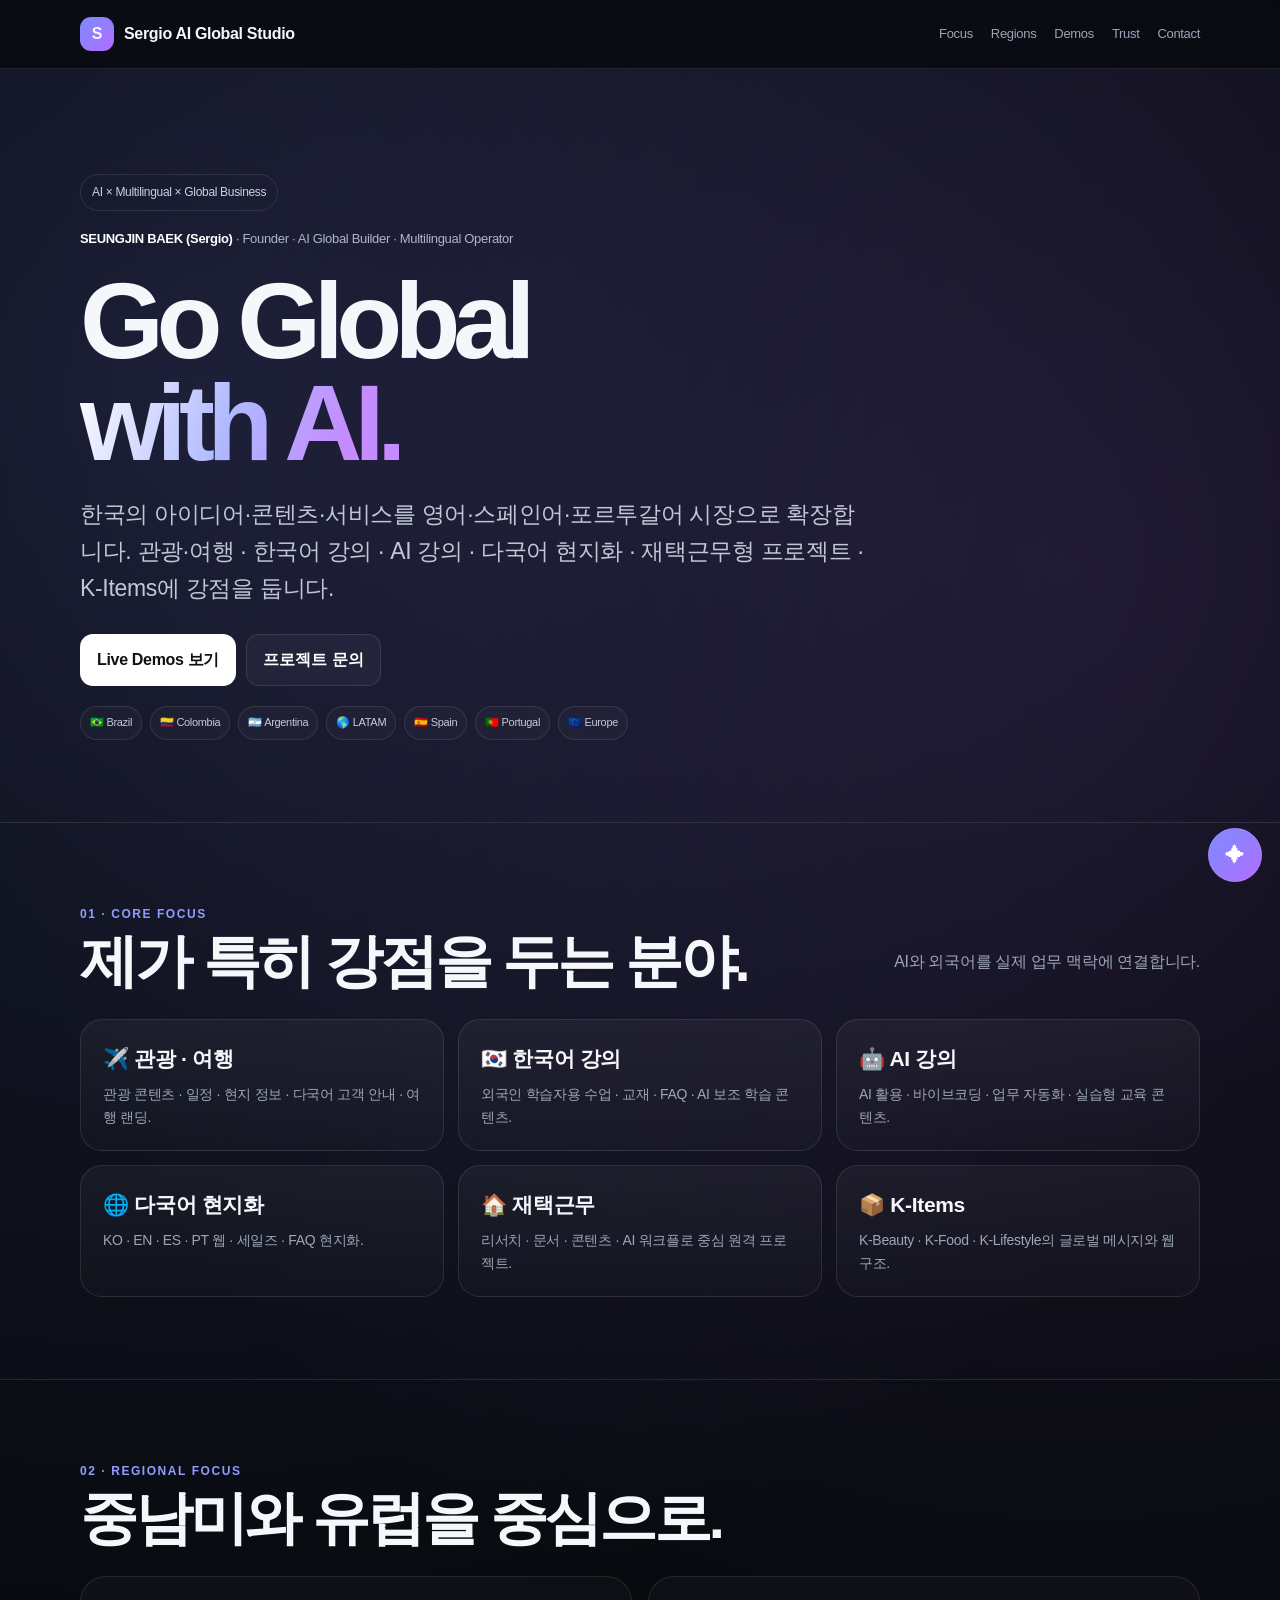
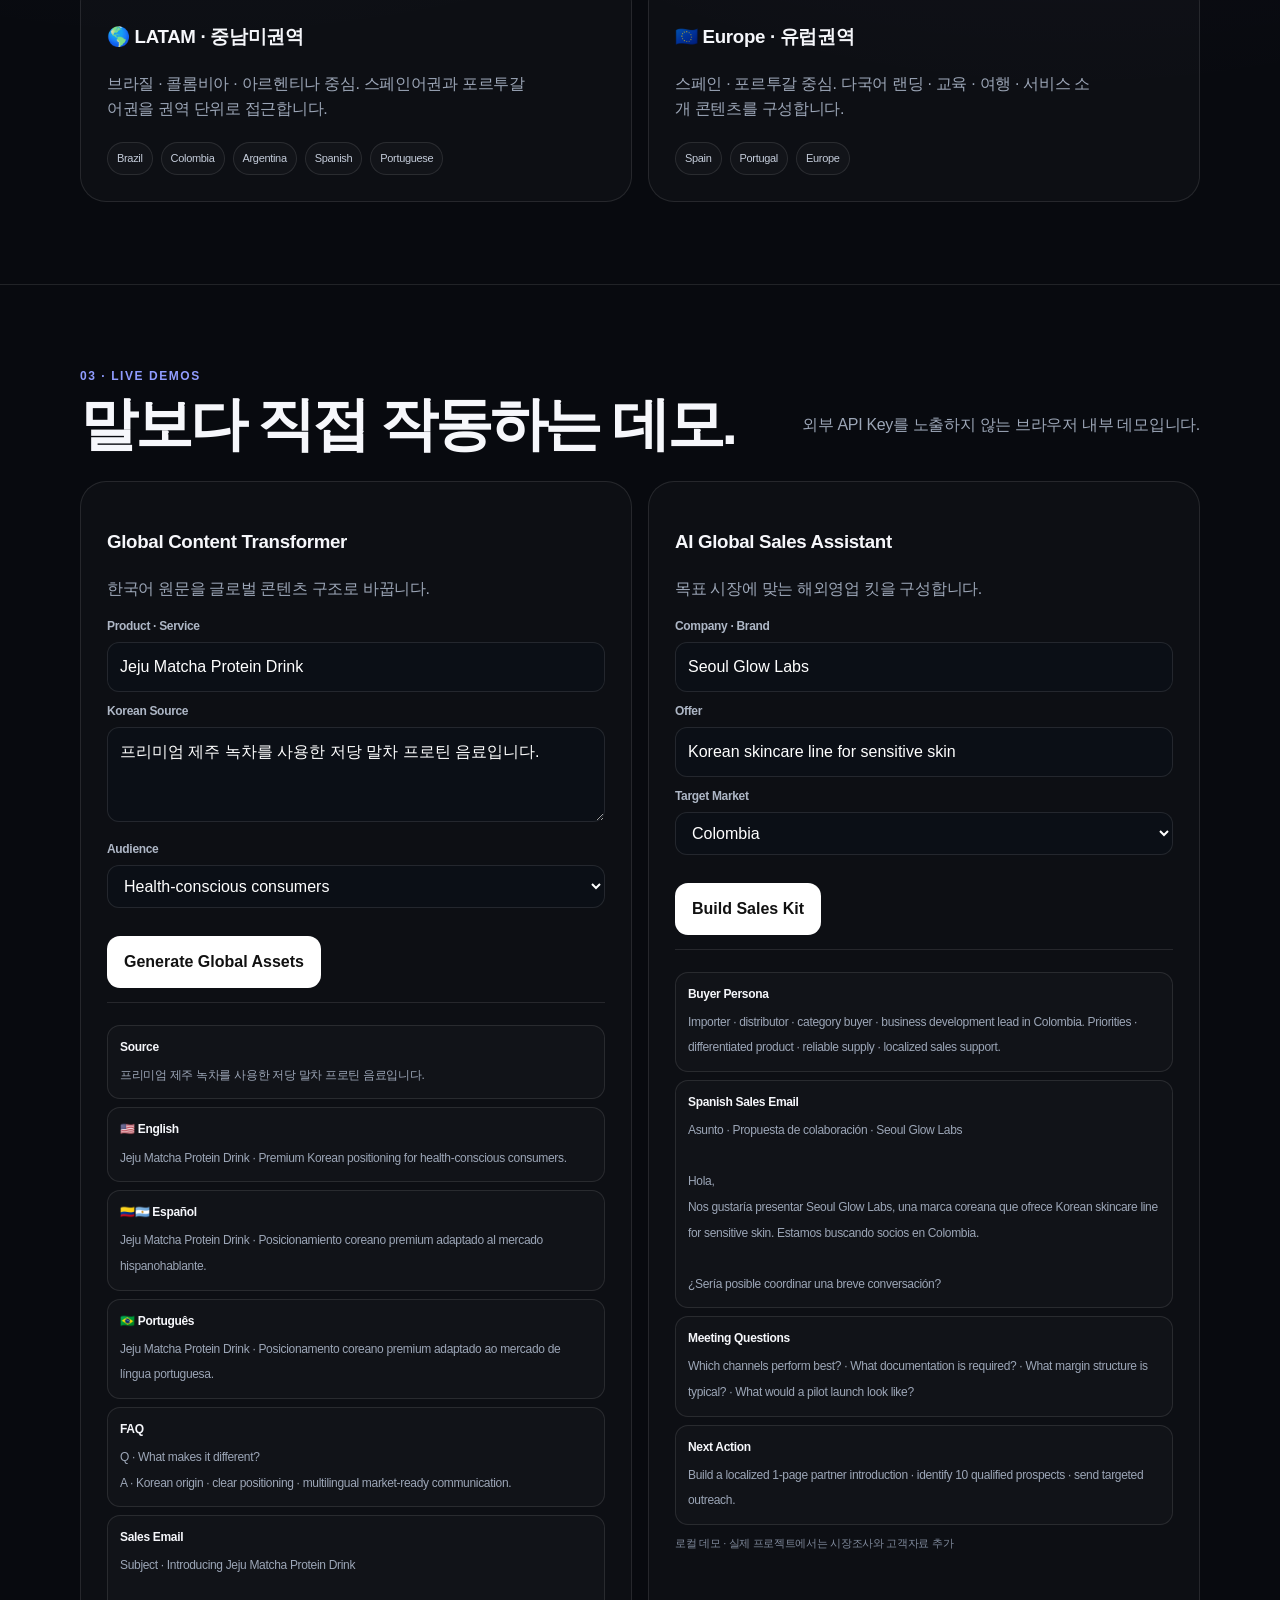
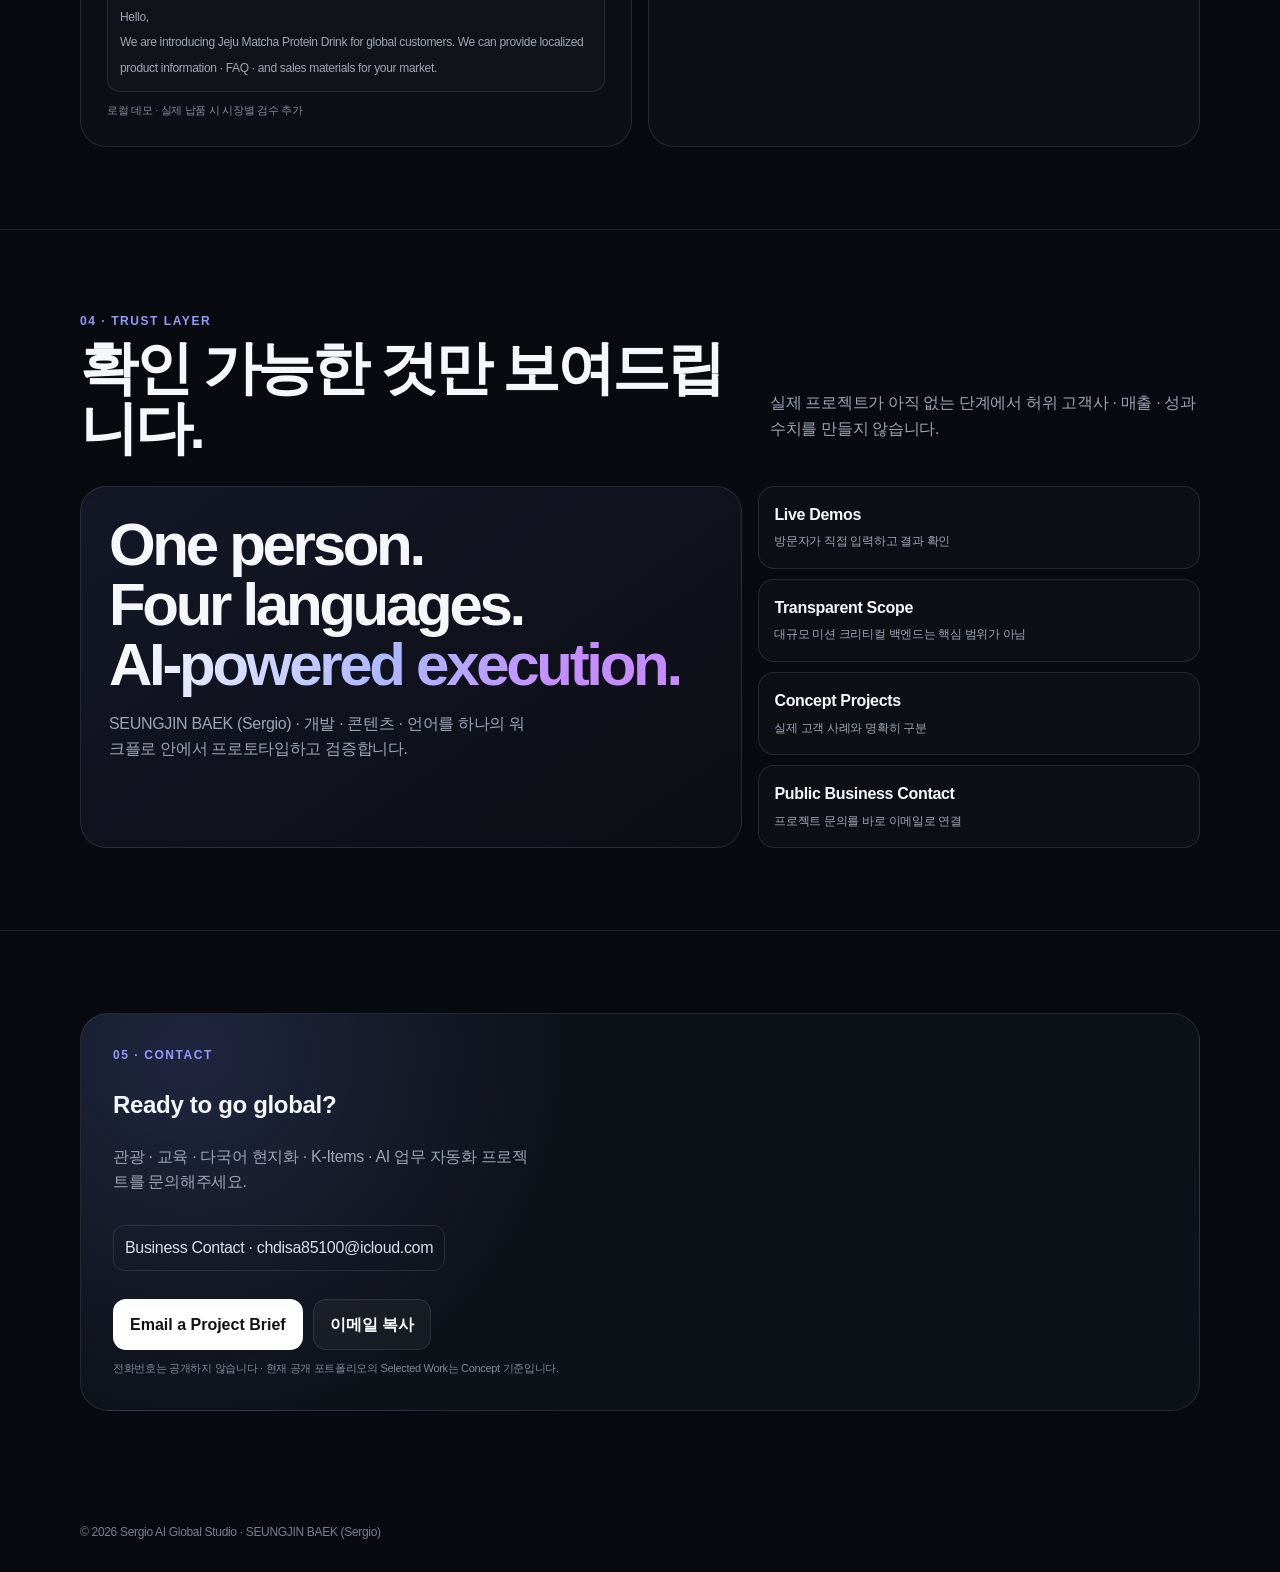
<file: sergio-ai-global-studio/index.html>
<!doctype html>
<html lang="ko">
<head>
<meta charset="utf-8">
<meta name="viewport" content="width=device-width,initial-scale=1">
<meta name="description" content="SEUNGJIN BAEK (Sergio) · AI, multilingual localization, tourism, education, remote workflows and K-Items global execution.">
<meta name="theme-color" content="#080a0f">
<meta property="og:title" content="Sergio AI Global Studio">
<meta property="og:description" content="AI × Multilingual × Global Business">
<title>SEUNGJIN BAEK (Sergio) · Sergio AI Global Studio</title>
<style>
:root{--bg:#080a0f;--panel:#10151e;--text:#f6f7fb;--muted:#9ca6b7;--line:rgba(255,255,255,.1);--a:#7c8cff;--b:#b16cff;--max:1120px}*{box-sizing:border-box}html{scroll-behavior:smooth}body{margin:0;background:radial-gradient(circle at 15% 8%,rgba(124,140,255,.15),transparent 28%),radial-gradient(circle at 84% 12%,rgba(177,108,255,.12),transparent 26%),var(--bg);color:var(--text);font-family:Inter,-apple-system,BlinkMacSystemFont,"Segoe UI",sans-serif;line-height:1.6;letter-spacing:-.02em}a{color:inherit;text-decoration:none}button,input,textarea,select{font:inherit}.wrap{width:min(var(--max),calc(100% - 34px));margin:auto}.nav{position:sticky;top:0;z-index:20;background:rgba(8,10,15,.82);backdrop-filter:blur(16px);border-bottom:1px solid var(--line)}.navin{height:68px;display:flex;align-items:center;justify-content:space-between;gap:16px}.brand{font-weight:900;display:flex;align-items:center;gap:10px}.logo{width:34px;height:34px;display:grid;place-items:center;border-radius:11px;background:linear-gradient(135deg,var(--a),var(--b))}.links{display:flex;gap:18px;color:var(--muted);font-size:13px}.btn{border:1px solid var(--line);border-radius:13px;padding:12px 16px;background:rgba(255,255,255,.04);color:#fff;font-weight:800;cursor:pointer}.btn.primary{background:#fff;color:#111}.hero{padding:105px 0 82px}.badge{display:inline-flex;padding:8px 11px;border:1px solid var(--line);border-radius:999px;color:#cbd2e2;font-size:12px}.identity{margin-top:18px;color:#aeb7c7;font-size:13px}.identity strong{color:#fff}.hero h1{font-size:clamp(54px,9vw,108px);line-height:.94;letter-spacing:-.07em;margin:20px 0}.grad{background:linear-gradient(110deg,#fff,#aeb8ff 48%,#c58cff 80%);-webkit-background-clip:text;background-clip:text;color:transparent}.lead{max-width:790px;color:#c0c8d5;font-size:clamp(18px,2.1vw,23px)}.actions{display:flex;flex-wrap:wrap;gap:10px;margin-top:28px}.markets,.chips{display:flex;flex-wrap:wrap;gap:8px;margin-top:20px}.chip{font-size:11px;padding:7px 9px;border:1px solid var(--line);border-radius:999px;color:#c4ccda;background:rgba(255,255,255,.025)}section{padding:82px 0;border-top:1px solid var(--line)}.k{color:#909cff;font-size:12px;font-weight:900;letter-spacing:.13em;text-transform:uppercase}.head{display:flex;justify-content:space-between;gap:26px;align-items:end;margin-bottom:28px}.head h2{font-size:clamp(34px,5vw,58px);line-height:1.03;letter-spacing:-.055em;margin:7px 0 0}.desc{color:var(--muted);max-width:430px}.grid3{display:grid;grid-template-columns:repeat(3,1fr);gap:14px}.grid2{display:grid;grid-template-columns:repeat(2,1fr);gap:16px}.card{border:1px solid var(--line);border-radius:22px;padding:22px;background:linear-gradient(180deg,rgba(255,255,255,.045),rgba(255,255,255,.02))}.card h3{font-size:21px;margin:0 0 8px}.card p{color:var(--muted);font-size:14px;margin:0}.bigcard{border:1px solid var(--line);border-radius:26px;padding:26px;background:rgba(255,255,255,.025)}.demo label{display:block;color:#aeb7c6;font-size:12px;font-weight:800;margin:10px 0 6px}.demo input,.demo textarea,.demo select{width:100%;border:1px solid var(--line);border-radius:12px;background:#0b0f16;color:#fff;padding:11px 12px}.demo textarea{min-height:95px;resize:vertical}.out{display:none;margin-top:14px;border-top:1px solid var(--line);padding-top:14px}.out.show{display:block}.asset{border:1px solid var(--line);border-radius:13px;padding:12px;margin-top:8px;background:rgba(255,255,255,.02)}.asset b{display:block;font-size:12px;margin-bottom:4px}.asset span{color:var(--muted);font-size:12px;white-space:pre-wrap}.trust{display:grid;grid-template-columns:1.2fr .8fr;gap:16px}.statement{border:1px solid var(--line);border-radius:26px;padding:28px;background:linear-gradient(145deg,rgba(124,140,255,.1),rgba(255,255,255,.02))}.statement strong{font-size:clamp(34px,5vw,60px);line-height:1;letter-spacing:-.055em}.list{display:grid;gap:10px}.row{border:1px solid var(--line);border-radius:16px;padding:15px;background:rgba(255,255,255,.025)}.row b{display:block}.row span{font-size:12px;color:var(--muted)}.contact{border:1px solid var(--line);border-radius:28px;padding:32px;background:radial-gradient(circle at 10% 10%,rgba(124,140,255,.17),transparent 35%),#0d1118}.email{display:inline-block;margin-top:14px;padding:9px 11px;border:1px solid var(--line);border-radius:11px;color:#d8deea}.chatbtn{position:fixed;right:18px;bottom:18px;width:54px;height:54px;border-radius:50%;border:1px solid var(--line);background:linear-gradient(135deg,var(--a),var(--b));color:#fff;font-size:20px;cursor:pointer;z-index:30}.chat{position:fixed;right:18px;bottom:82px;width:min(370px,calc(100vw - 28px));height:480px;border:1px solid var(--line);border-radius:22px;background:#0d1118;display:none;z-index:31;box-shadow:0 30px 80px rgba(0,0,0,.45);overflow:hidden}.chat.open{display:grid;grid-template-rows:auto 1fr auto}.ch{padding:14px;border-bottom:1px solid var(--line);font-weight:850;display:flex;justify-content:space-between}.log{padding:14px;overflow:auto}.msg{padding:10px 11px;border-radius:13px;background:rgba(255,255,255,.045);border:1px solid var(--line);font-size:12px;margin-bottom:8px}.quick{display:flex;flex-wrap:wrap;gap:6px;margin:8px 0}.quick button{border:1px solid var(--line);border-radius:999px;background:rgba(255,255,255,.03);color:#cbd2dd;padding:6px 8px;font-size:10px;cursor:pointer}.ci{padding:10px;border-top:1px solid var(--line);display:flex;gap:6px}.ci input{flex:1;min-width:0;border:1px solid var(--line);border-radius:10px;background:#090d13;color:#fff;padding:9px}.foot{padding:30px 0;color:#758092;font-size:12px}.note{color:#7f899b;font-size:11px;margin-top:10px}@media(max-width:900px){.links{display:none}.grid3,.grid2,.trust{grid-template-columns:1fr}.head{align-items:flex-start;flex-direction:column}.hero{padding-top:75px}}@media(max-width:600px){section{padding:65px 0}.hero h1{font-size:58px}.chat{left:14px;right:14px;width:auto}}
</style>
</head>
<body>
<nav class="nav"><div class="wrap navin"><a class="brand" href="#top"><span class="logo">S</span>Sergio AI Global Studio</a><div class="links"><a href="#focus">Focus</a><a href="#regions">Regions</a><a href="#demos">Demos</a><a href="#trust">Trust</a><a href="#contact">Contact</a></div></div></nav>
<header class="hero" id="top"><div class="wrap"><span class="badge">AI × Multilingual × Global Business</span><div class="identity"><strong>SEUNGJIN BAEK (Sergio)</strong> · Founder · AI Global Builder · Multilingual Operator</div><h1>Go Global<br><span class="grad">with AI.</span></h1><p class="lead">한국의 아이디어·콘텐츠·서비스를 영어·스페인어·포르투갈어 시장으로 확장합니다. 관광·여행 · 한국어 강의 · AI 강의 · 다국어 현지화 · 재택근무형 프로젝트 · K-Items에 강점을 둡니다.</p><div class="actions"><a class="btn primary" href="#demos">Live Demos 보기</a><button class="btn" onclick="mailProject('General Project')">프로젝트 문의</button></div><div class="markets"><span class="chip">🇧🇷 Brazil</span><span class="chip">🇨🇴 Colombia</span><span class="chip">🇦🇷 Argentina</span><span class="chip">🌎 LATAM</span><span class="chip">🇪🇸 Spain</span><span class="chip">🇵🇹 Portugal</span><span class="chip">🇪🇺 Europe</span></div></div></header>
<section id="focus"><div class="wrap"><div class="head"><div><div class="k">01 · Core Focus</div><h2>제가 특히 강점을 두는 분야.</h2></div><p class="desc">AI와 외국어를 실제 업무 맥락에 연결합니다.</p></div><div class="grid3"><div class="card"><h3>✈️ 관광 · 여행</h3><p>관광 콘텐츠 · 일정 · 현지 정보 · 다국어 고객 안내 · 여행 랜딩.</p></div><div class="card"><h3>🇰🇷 한국어 강의</h3><p>외국인 학습자용 수업 · 교재 · FAQ · AI 보조 학습 콘텐츠.</p></div><div class="card"><h3>🤖 AI 강의</h3><p>AI 활용 · 바이브코딩 · 업무 자동화 · 실습형 교육 콘텐츠.</p></div><div class="card"><h3>🌐 다국어 현지화</h3><p>KO · EN · ES · PT 웹 · 세일즈 · FAQ 현지화.</p></div><div class="card"><h3>🏠 재택근무</h3><p>리서치 · 문서 · 콘텐츠 · AI 워크플로 중심 원격 프로젝트.</p></div><div class="card"><h3>📦 K-Items</h3><p>K-Beauty · K-Food · K-Lifestyle의 글로벌 메시지와 웹 구조.</p></div></div></div></section>
<section id="regions"><div class="wrap"><div class="head"><div><div class="k">02 · Regional Focus</div><h2>중남미와 유럽을 중심으로.</h2></div></div><div class="grid2"><div class="bigcard"><h3>🌎 LATAM · 중남미권역</h3><p class="desc">브라질 · 콜롬비아 · 아르헨티나 중심. 스페인어권과 포르투갈어권을 권역 단위로 접근합니다.</p><div class="chips"><span class="chip">Brazil</span><span class="chip">Colombia</span><span class="chip">Argentina</span><span class="chip">Spanish</span><span class="chip">Portuguese</span></div></div><div class="bigcard"><h3>🇪🇺 Europe · 유럽권역</h3><p class="desc">스페인 · 포르투갈 중심. 다국어 랜딩 · 교육 · 여행 · 서비스 소개 콘텐츠를 구성합니다.</p><div class="chips"><span class="chip">Spain</span><span class="chip">Portugal</span><span class="chip">Europe</span></div></div></div></div></section>
<section id="demos"><div class="wrap"><div class="head"><div><div class="k">03 · Live Demos</div><h2>말보다 직접 작동하는 데모.</h2></div><p class="desc">외부 API Key를 노출하지 않는 브라우저 내부 데모입니다.</p></div><div class="grid2"><div class="bigcard demo"><h3>Global Content Transformer</h3><p class="desc">한국어 원문을 글로벌 콘텐츠 구조로 바꿉니다.</p><label>Product · Service</label><input id="pname" value="Jeju Matcha Protein Drink"><label>Korean Source</label><textarea id="psrc">프리미엄 제주 녹차를 사용한 저당 말차 프로틴 음료입니다.</textarea><label>Audience</label><select id="paud"><option>Health-conscious consumers</option><option>Premium lifestyle customers</option><option>B2B distributors</option></select><div class="actions"><button class="btn primary" onclick="contentDemo()">Generate Global Assets</button></div><div class="out" id="contentOut"></div><div class="note">로컬 데모 · 실제 납품 시 시장별 검수 추가</div></div><div class="bigcard demo"><h3>AI Global Sales Assistant</h3><p class="desc">목표 시장에 맞는 해외영업 킷을 구성합니다.</p><label>Company · Brand</label><input id="company" value="Seoul Glow Labs"><label>Offer</label><input id="offer" value="Korean skincare line for sensitive skin"><label>Target Market</label><select id="market"><option>Colombia</option><option>Argentina</option><option>Brazil</option><option>LATAM</option><option>Spain</option><option>Portugal</option><option>Europe</option></select><div class="actions"><button class="btn primary" onclick="salesDemo()">Build Sales Kit</button></div><div class="out" id="salesOut"></div><div class="note">로컬 데모 · 실제 프로젝트에서는 시장조사와 고객자료 추가</div></div></div></div></section>
<section id="trust"><div class="wrap"><div class="head"><div><div class="k">04 · Trust Layer</div><h2>확인 가능한 것만 보여드립니다.</h2></div><p class="desc">실제 프로젝트가 아직 없는 단계에서 허위 고객사 · 매출 · 성과 수치를 만들지 않습니다.</p></div><div class="trust"><div class="statement"><strong>One person.<br>Four languages.<br><span class="grad">AI-powered execution.</span></strong><p class="desc">SEUNGJIN BAEK (Sergio) · 개발 · 콘텐츠 · 언어를 하나의 워크플로 안에서 프로토타입하고 검증합니다.</p></div><div class="list"><div class="row"><b>Live Demos</b><span>방문자가 직접 입력하고 결과 확인</span></div><div class="row"><b>Transparent Scope</b><span>대규모 미션 크리티컬 백엔드는 핵심 범위가 아님</span></div><div class="row"><b>Concept Projects</b><span>실제 고객 사례와 명확히 구분</span></div><div class="row"><b>Public Business Contact</b><span>프로젝트 문의를 바로 이메일로 연결</span></div></div></div></div></section>
<section id="contact"><div class="wrap"><div class="contact"><div class="k">05 · Contact</div><h2>Ready to go global?</h2><p class="desc">관광 · 교육 · 다국어 현지화 · K-Items · AI 업무 자동화 프로젝트를 문의해주세요.</p><div class="email" id="email"></div><div class="actions"><button class="btn primary" onclick="mailProject('Project Inquiry')">Email a Project Brief</button><button class="btn" onclick="copyEmail()">이메일 복사</button></div><div class="note">전화번호는 공개하지 않습니다 · 현재 공개 포트폴리오의 Selected Work는 Concept 기준입니다.</div></div></div></section>
<button class="chatbtn" onclick="toggleChat()">✦</button><aside class="chat" id="chat"><div class="ch"><span>Sergio Studio Assistant</span><button class="btn" style="padding:5px 9px" onclick="toggleChat()">×</button></div><div class="log" id="log"></div><div class="ci"><input id="chatInput" placeholder="서비스 · 언어 · 문의를 물어보세요"><button class="btn primary" onclick="ask()">↑</button></div></aside>
<footer class="foot"><div class="wrap">© 2026 Sergio AI Global Studio · SEUNGJIN BAEK (Sergio)</div></footer>
<script>
const U='chdisa85100',D='icloud.com',EMAIL=U+'@'+D;document.getElementById('email').textContent='Business Contact · '+EMAIL;
function mailProject(type){const s=encodeURIComponent('Sergio AI Global Studio · '+type),b=encodeURIComponent('Hello Sergio,\n\nCompany · Brand:\nTarget Market:\nNeeded Service:\nProject Goal:\nTimeline:\nBudget Range:\nReference · Notes:\n');location.href='mailto:'+EMAIL+'?subject='+s+'&body='+b}function copyEmail(){navigator.clipboard?navigator.clipboard.writeText(EMAIL).then(()=>alert('Email copied')):alert(EMAIL)}
function asset(t,x){return '<div class="asset"><b>'+t+'</b><span>'+x+'</span></div>'}function contentDemo(){const n=document.getElementById('pname').value.trim()||'Korean Product',s=document.getElementById('psrc').value.trim(),a=document.getElementById('paud').value;let e=n+' · Premium Korean positioning for '+a.toLowerCase()+'.';let es=n+' · Posicionamiento coreano premium adaptado al mercado hispanohablante.';let pt=n+' · Posicionamento coreano premium adaptado ao mercado de língua portuguesa.';let faq='Q · What makes it different?\nA · Korean origin · clear positioning · multilingual market-ready communication.';let mail='Subject · Introducing '+n+'\n\nHello,\nWe are introducing '+n+' for global customers. We can provide localized product information · FAQ · and sales materials for your market.';const o=document.getElementById('contentOut');o.innerHTML=asset('Source',s)+asset('🇺🇸 English',e)+asset('🇨🇴🇦🇷 Español',es)+asset('🇧🇷 Português',pt)+asset('FAQ',faq)+asset('Sales Email',mail);o.classList.add('show')}
function salesDemo(){const c=document.getElementById('company').value.trim()||'Korean Brand',o=document.getElementById('offer').value.trim()||'Korean product',m=document.getElementById('market').value;const lang=m==='Brazil'||m==='Portugal'?'Portuguese':(m==='Europe'?'English':'Spanish');const persona='Importer · distributor · category buyer · business development lead in '+m+'. Priorities · differentiated product · reliable supply · localized sales support.';let email;if(lang==='Portuguese')email='Assunto · Proposta de parceria · '+c+'\n\nOlá,\nGostaríamos de apresentar '+c+', uma marca coreana que oferece '+o+'. Estamos buscando parceiros no mercado de '+m+'.\n\nSeria possível marcar uma breve conversa?';else if(lang==='Spanish')email='Asunto · Propuesta de colaboración · '+c+'\n\nHola,\nNos gustaría presentar '+c+', una marca coreana que ofrece '+o+'. Estamos buscando socios en '+m+'.\n\n¿Sería posible coordinar una breve conversación?';else email='Subject · Partnership opportunity · '+c+'\n\nHello,\nWe would like to introduce '+c+', a Korean brand offering '+o+'. We are exploring partnerships in '+m+'.';const out=document.getElementById('salesOut');out.innerHTML=asset('Buyer Persona',persona)+asset(lang+' Sales Email',email)+asset('Meeting Questions','Which channels perform best? · What documentation is required? · What margin structure is typical? · What would a pilot launch look like?')+asset('Next Action','Build a localized 1-page partner introduction · identify 10 qualified prospects · send targeted outreach.');out.classList.add('show')}
const chat=document.getElementById('chat'),log=document.getElementById('log'),inp=document.getElementById('chatInput');function toggleChat(){chat.classList.toggle('open');if(chat.classList.contains('open')&&!log.children.length){bot('안녕하세요 · Sergio AI Global Studio 안내 도우미입니다.');quick()}}function bot(x){const d=document.createElement('div');d.className='msg';d.textContent=x;log.appendChild(d);log.scrollTop=log.scrollHeight}function quick(){const q=document.createElement('div');q.className='quick';['서비스','강점','지역','언어','문의'].forEach(x=>{const b=document.createElement('button');b.textContent=x;b.onclick=()=>reply(x);q.appendChild(b)});log.appendChild(q)}function reply(x){if(x.includes('서비스'))bot('Global Launch Page · AI Localization · Global Sales Kit · AI Workflow를 제공합니다.');else if(x.includes('강점'))bot('관광·여행 · 한국어 강의 · AI 강의 · 다국어 현지화 · 재택근무형 프로젝트 · K-Items에 강점을 둡니다.');else if(x.includes('지역'))bot('브라질 · 콜롬비아 · 아르헨티나 · LATAM · 스페인 · 포르투갈 · 유럽권역을 중심으로 봅니다.');else if(x.includes('언어'))bot('한국어 · 영어 · 스페인어 · 포르투갈어를 중심으로 작업합니다.');else if(x.includes('문의')){bot('프로젝트 문의는 '+EMAIL+' 로 바로 보낼 수 있습니다.');}else bot('서비스 · 강점 · 지역 · 언어 · 문의 중 하나를 물어보세요.')}function ask(){const x=inp.value.trim();if(!x)return;const u=document.createElement('div');u.className='msg';u.style.background='rgba(124,140,255,.16)';u.textContent=x;log.appendChild(u);inp.value='';reply(x)}inp.addEventListener('keydown',e=>{if(e.key==='Enter')ask()});contentDemo();salesDemo();
</script>
</body></html>
</file>
